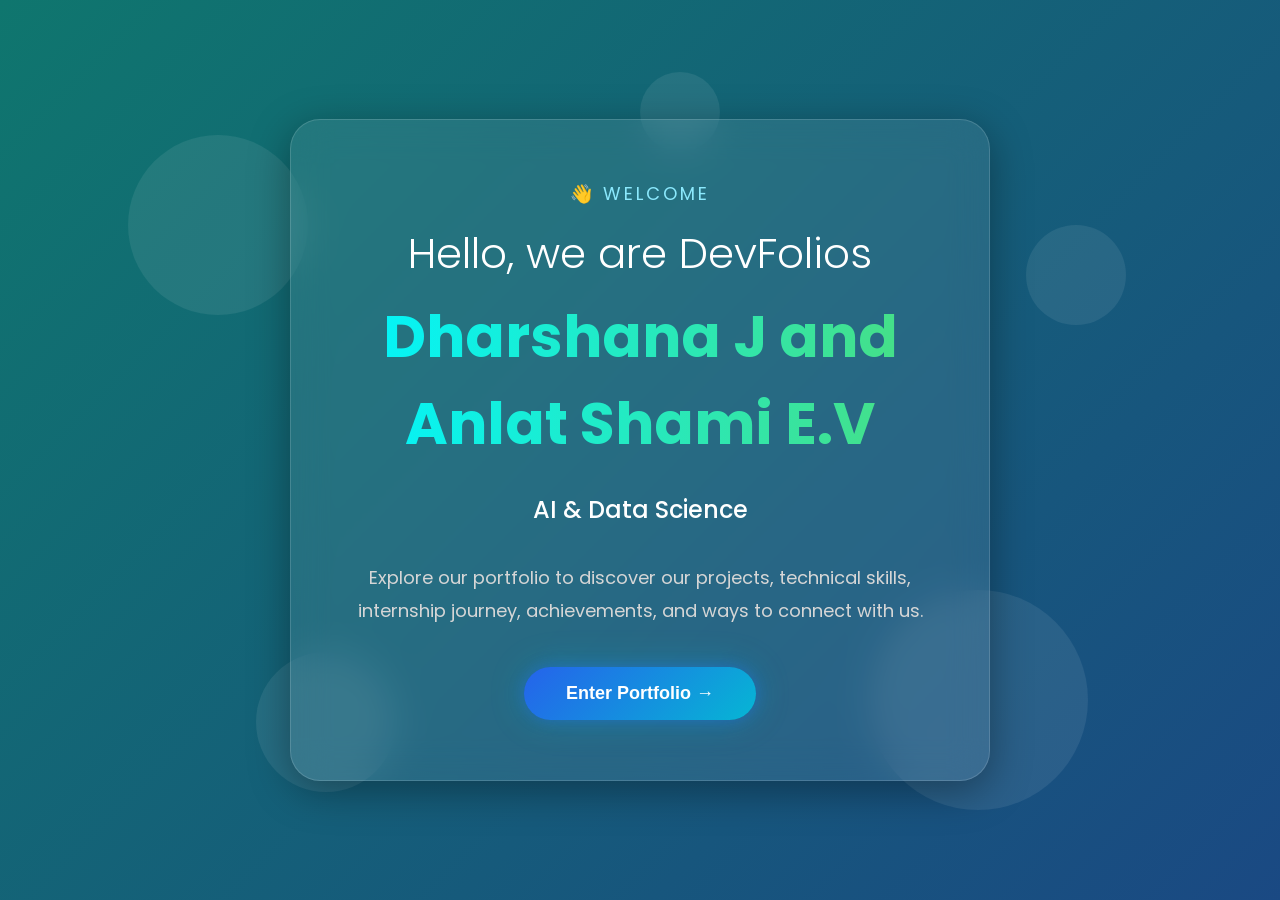
<file: index.html>
<!DOCTYPE html>
<html lang="en">
<head>
    <link rel="stylesheet" href="css/landing.css">
    <meta charset="UTF-8">
    <meta name="viewport" content="width=device-width, initial-scale=1.0">
    <title>Welcome | DevFolio</title>

    <link rel="stylesheet" href="css/landing.css">

    <!-- Google Font -->
    <link href="https://fonts.googleapis.com/css2?family=Poppins:wght@300;400;600;700&display=swap" rel="stylesheet">
</head>

<body>

    <div class="background">
        <span></span>
        <span></span>
        <span></span>
        <span></span>
        <span></span>
    </div>

    <div class="glass-card">

        <p class="welcome">👋 Welcome</p>

        <h1>Hello, we are DevFolios</h1>

        <h2>Dharshana J and Anlat Shami E.V</h2>

        <h3 id="typing"></h3>

        <p class="description">
            Explore our portfolio to discover our projects,
            technical skills, internship journey,
            achievements, and ways to connect with us.
        </p>

        <button id="enterBtn">
            Enter Portfolio →
        </button>

    </div>

    <script src="js/landing.js"></script>

</body>
</html>
</file>
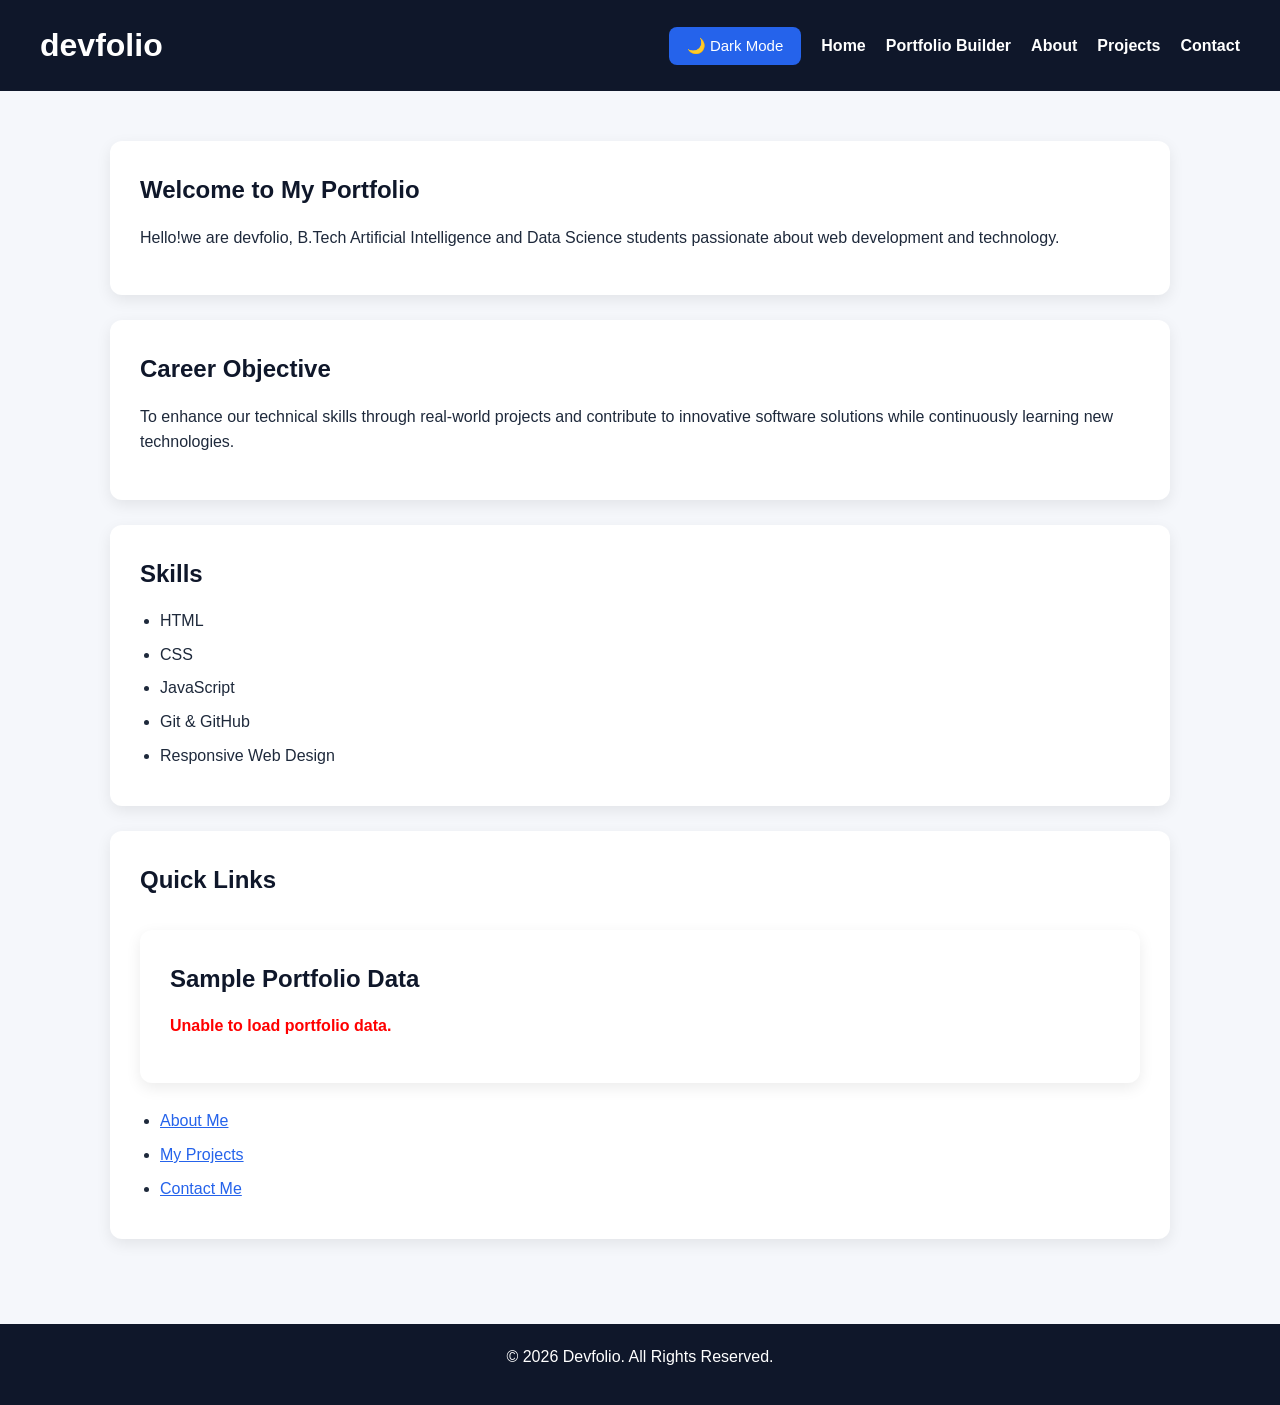
<file: portfolio.html>
<!DOCTYPE html>
<html lang="en">
<head>
    <meta charset="UTF-8">
    <meta name="viewport" content="width=device-width, initial-scale=1.0">
    <title>Portfolio | devfolio</title>
    <link rel="stylesheet" href="css/style.css">
</head>
<body>

<header>
    <h1>devfolio</h1>
    <nav>
        <button id="themeBtn">🌙 Dark Mode</button>
        <a href="index.html">Home</a>
        <a href="pages/builder.html">Portfolio Builder</a> 
        <a href="pages/about.html">About</a>
        <a href="pages/projects.html">Projects</a>
        <a href="pages/contact.html">Contact</a>
    </nav>
</header>

<main>

<section>
    <h2>Welcome to My Portfolio</h2>
    <p>Hello!we are devfolio, B.Tech Artificial Intelligence and Data Science students passionate about web development and technology.</p>
</section>

<section>
    <h2>Career Objective</h2>
    <p>To enhance our technical skills through real-world projects and contribute to innovative software solutions while continuously learning new technologies.</p>
</section>

<section>
    <h2>Skills</h2>
    <ul>
        <li>HTML</li>
        <li>CSS</li>
        <li>JavaScript</li>
        <li>Git & GitHub</li>
        <li>Responsive Web Design</li>
    </ul>
</section>

<section>
    <h2>Quick Links</h2>
    <section id="apiData">
    <h2>Sample Portfolio Data</h2>

    <p id="loading" style="display:none;">Loading portfolio data...</p>

    <p id="error" style="color:red;"></p>

    <div id="portfolioList"></div>
</section>
    <ul>
        <li><a href="pages/about.html">About Me</a></li>
        <li><a href="pages/projects.html">My Projects</a></li>
        <li><a href="pages/contact.html">Contact Me</a></li>
    </ul>
</section>

</main>

<footer>
    <p>&copy; 2026 Devfolio. All Rights Reserved.</p>
</footer>
<script src="js/script.js"></script>

</body>
</html>
</file>
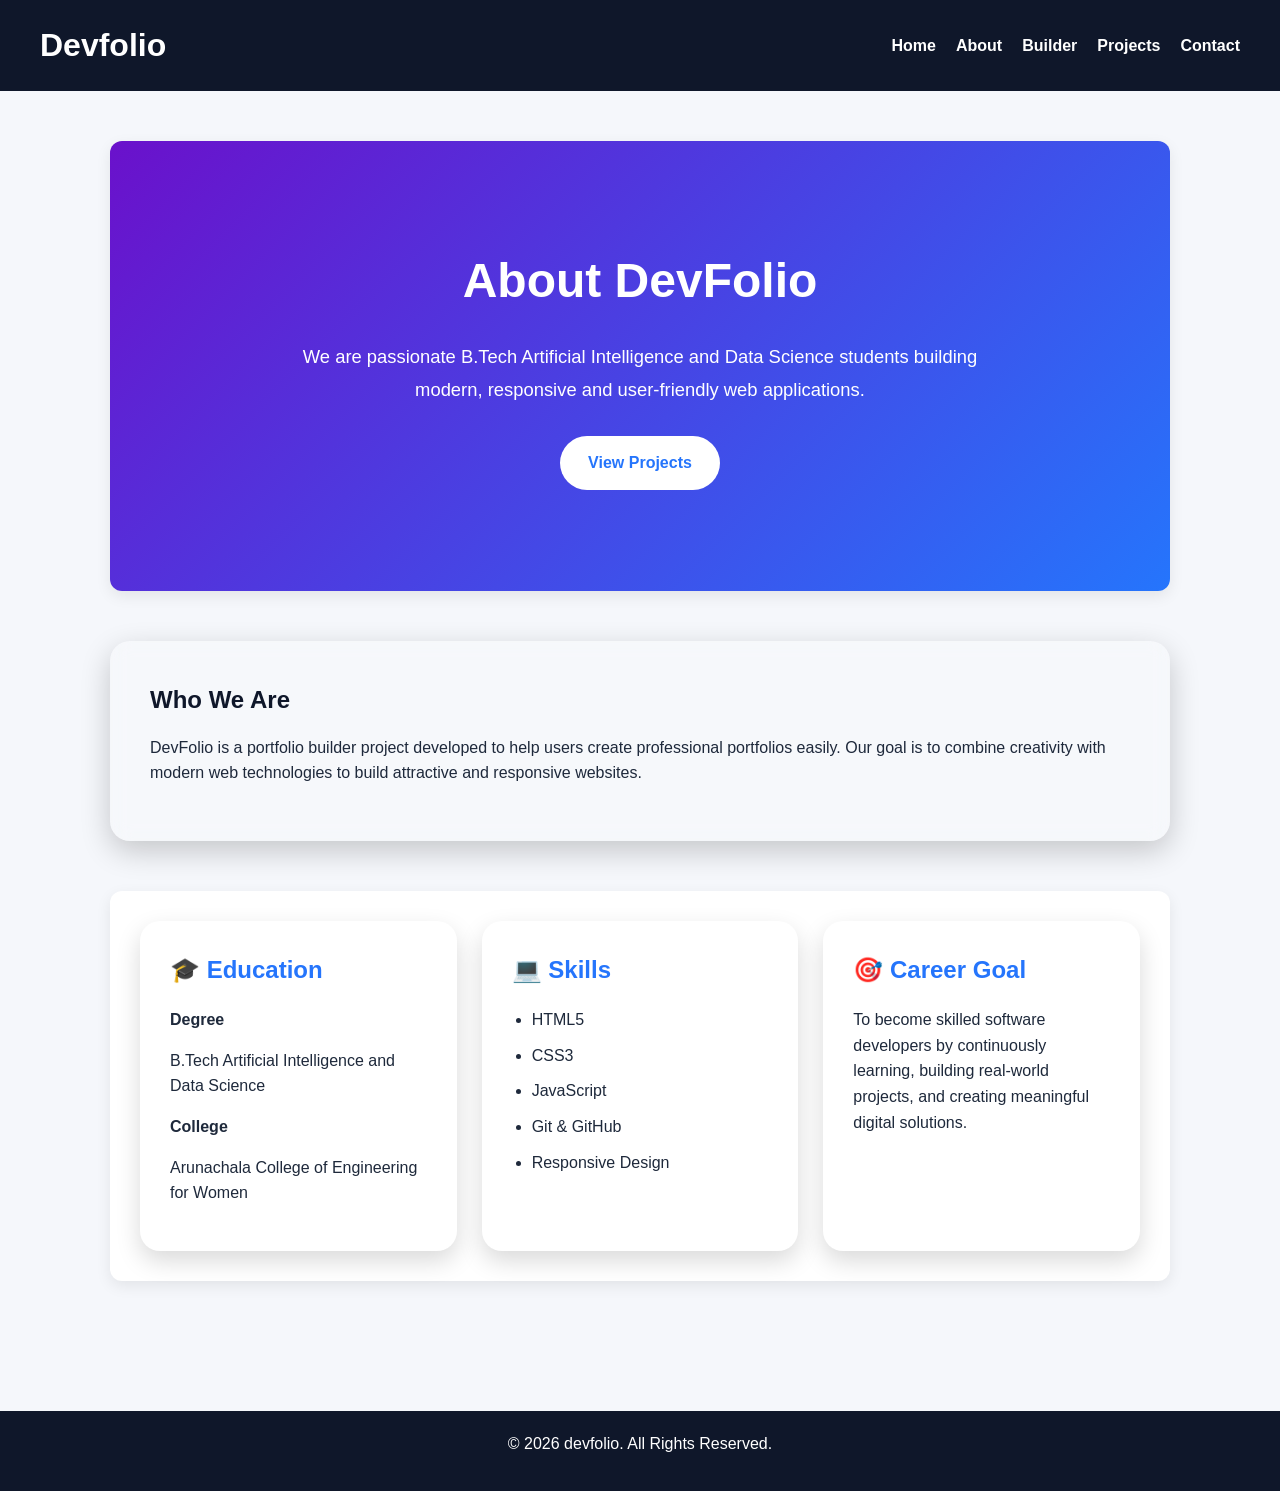
<file: pages/about.html>
<!DOCTYPE html>
<html lang="en">
<head>
    <meta charset="UTF-8">
    <meta name="viewport" content="width=device-width, initial-scale=1.0">
    <title>About | Devfolio</title>
    <link rel="stylesheet" href="../css/style.css">
</head>
<body>

<header>
    <h1>Devfolio</h1>
    <nav>
        <a href="../index.html">Home</a>
        <a href="about.html">About</a>
        <a herf="builder.html">Builder</a>
        <a href="projects.html">Projects</a>
        <a href="contact.html">Contact</a>
    </nav>
</header>

<main>

<section class="hero-about">
    <div class="hero-content">
        <h1>About DevFolio</h1>
        <p>
            We are passionate B.Tech Artificial Intelligence and Data Science students
            building modern, responsive and user-friendly web applications.
        </p>

        <a href="projects.html" class="btn">View Projects</a>
    </div>
</section>

<section class="about-card">
    <h2>Who We Are</h2>

    <p>
        DevFolio is a portfolio builder project developed to help users create
        professional portfolios easily. Our goal is to combine creativity with
        modern web technologies to build attractive and responsive websites.
    </p>
</section>

<section class="cards">

<div class="card">
<h2>🎓 Education</h2>

<p><strong>Degree</strong></p>

<p>B.Tech Artificial Intelligence and Data Science</p>

<p><strong>College</strong></p>

<p>Arunachala College of Engineering for Women</p>

</div>

<div class="card">

<h2>💻 Skills</h2>

<ul>

<li>HTML5</li>

<li>CSS3</li>

<li>JavaScript</li>

<li>Git & GitHub</li>

<li>Responsive Design</li>

</ul>

</div>

<div class="card">

<h2>🎯 Career Goal</h2>

<p>

To become skilled software developers by continuously learning,

building real-world projects, and creating meaningful digital solutions.

</p>

</div>

</section>

</main>
<footer>
    <p>&copy; 2026 devfolio. All Rights Reserved.</p>
</footer>
<script src="../js/script.js"></script>

</body>
</html>
</file>
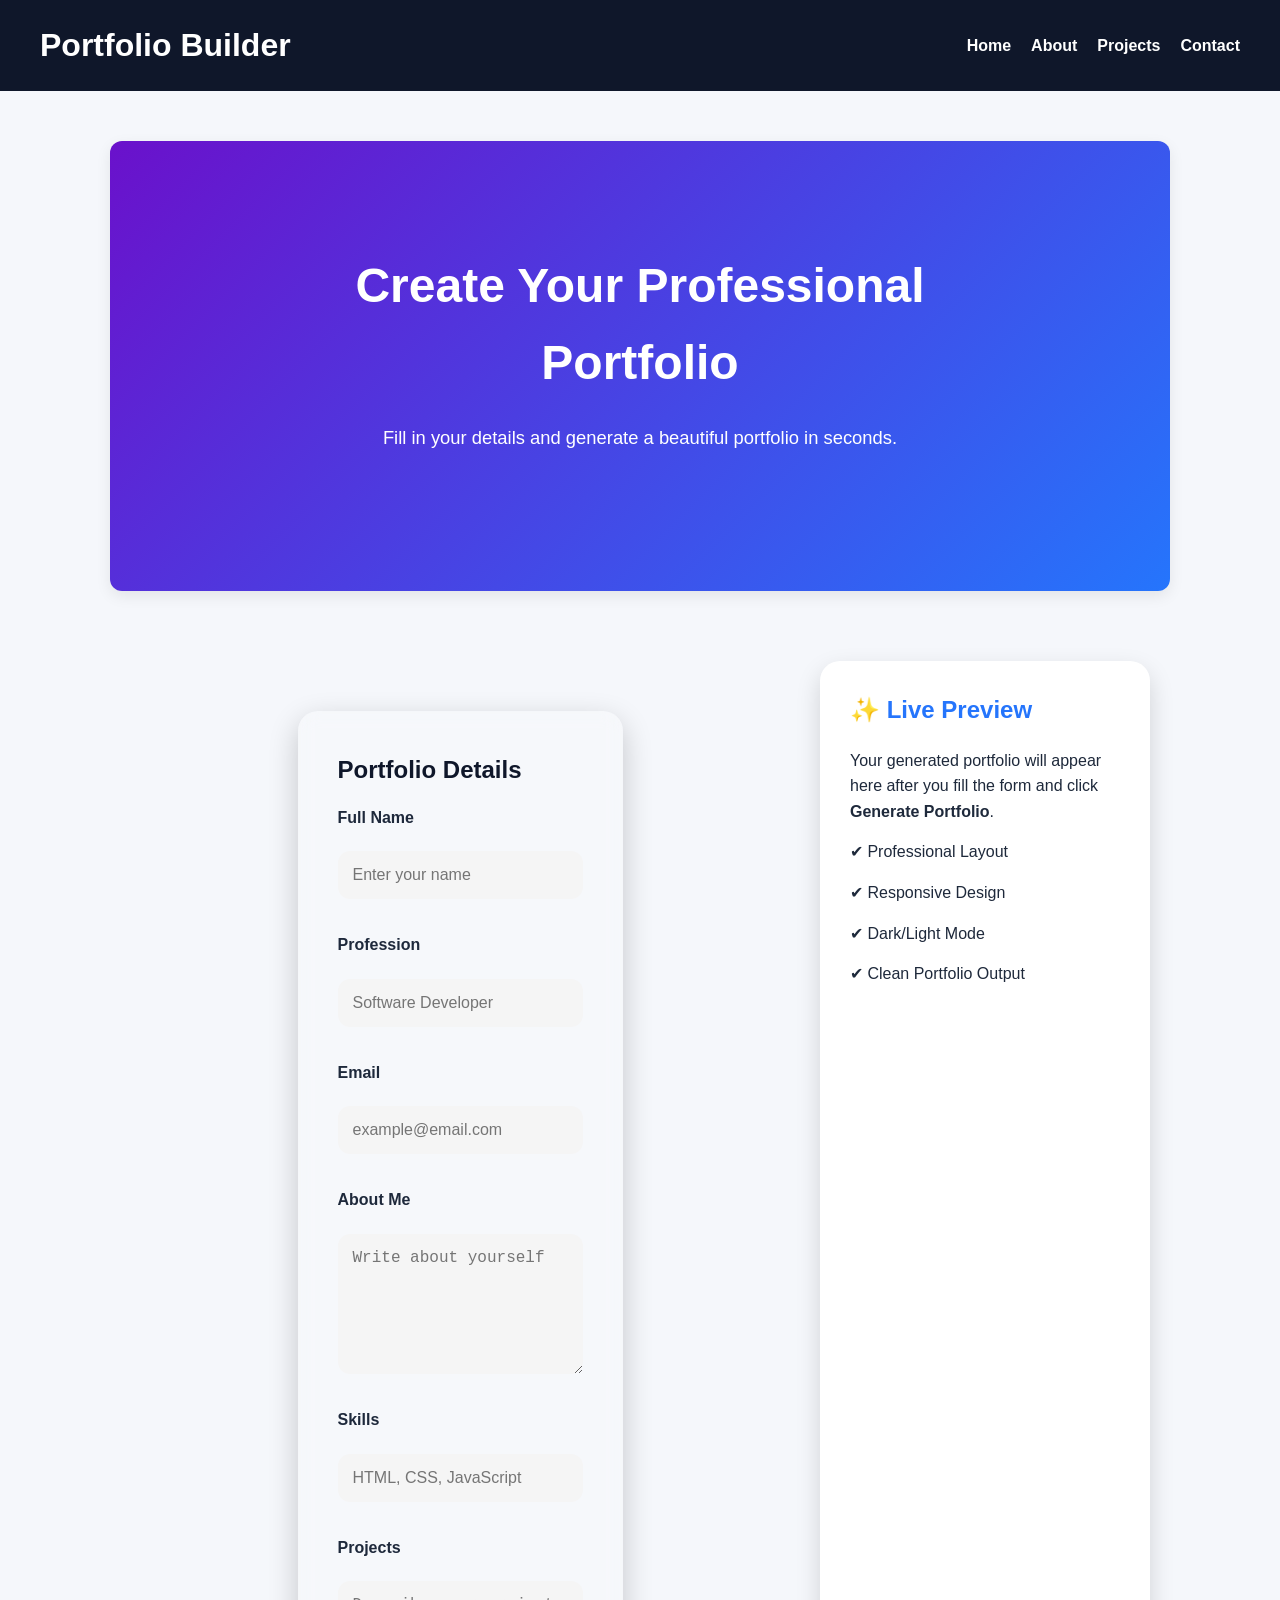
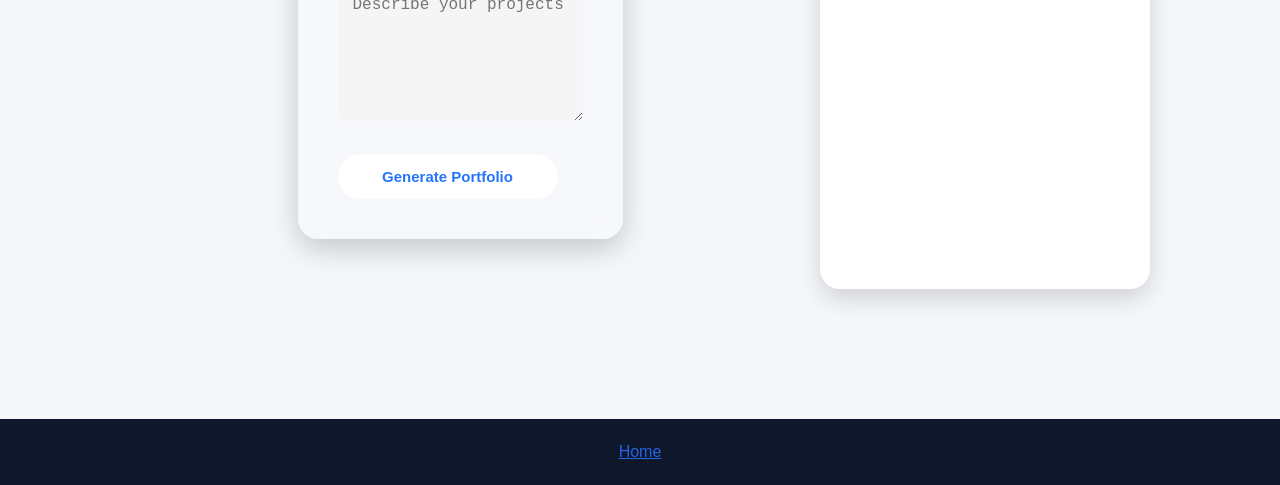
<file: pages/builder.html>
<!DOCTYPE html>
<html lang="en">
<head>
    <meta charset="UTF-8">
    <meta name="viewport" content="width=device-width, initial-scale=1.0">
    <title>Portfolio Builder</title>

    <link rel="stylesheet" href="../css/style.css">
</head>
<body>
<header>
    <h1>Portfolio Builder</h1>

    <nav>
        <a href="../index.html">Home</a>
        <a href="about.html">About</a>
        <a href="projects.html">Projects</a>
        <a href="contact.html">Contact</a>
    </nav>
</header>

<main>

<section class="hero-about">
    <div class="hero-content">
        <h1>Create Your Professional Portfolio</h1>
        <p>Fill in your details and generate a beautiful portfolio in seconds.</p>
    </div>
</section>

<div class="builder-layout">

<div class="about-card">

<h2>Portfolio Details</h2>

<form id="builderForm">

<label>Full Name</label>
<input type="text" id="fullName" placeholder="Enter your name">

<label>Profession</label>
<input type="text" id="profession" placeholder="Software Developer">

<label>Email</label>
<input type="email" id="builderEmail" placeholder="example@email.com">

<label>About Me</label>
<textarea id="about" rows="5" placeholder="Write about yourself"></textarea>

<label>Skills</label>
<input type="text" id="skills" placeholder="HTML, CSS, JavaScript">

<label>Projects</label>
<textarea id="projects" rows="4" placeholder="Describe your projects"></textarea>

<button type="submit" class="btn">
Generate Portfolio
</button>

</form>

</div>

<div class="card preview-card">

<h2>✨ Live Preview</h2>

<p>Your generated portfolio will appear here after you fill the form and click <strong>Generate Portfolio</strong>.</p>

<p>✔ Professional Layout</p>
<p>✔ Responsive Design</p>
<p>✔ Dark/Light Mode</p>
<p>✔ Clean Portfolio Output</p>

</div>

</div>

</main>

<footer>
    <a href="../index.html">Home</a>
</footer>

<script src="../js/builder.js"></script>

</body>
</html>
</file>
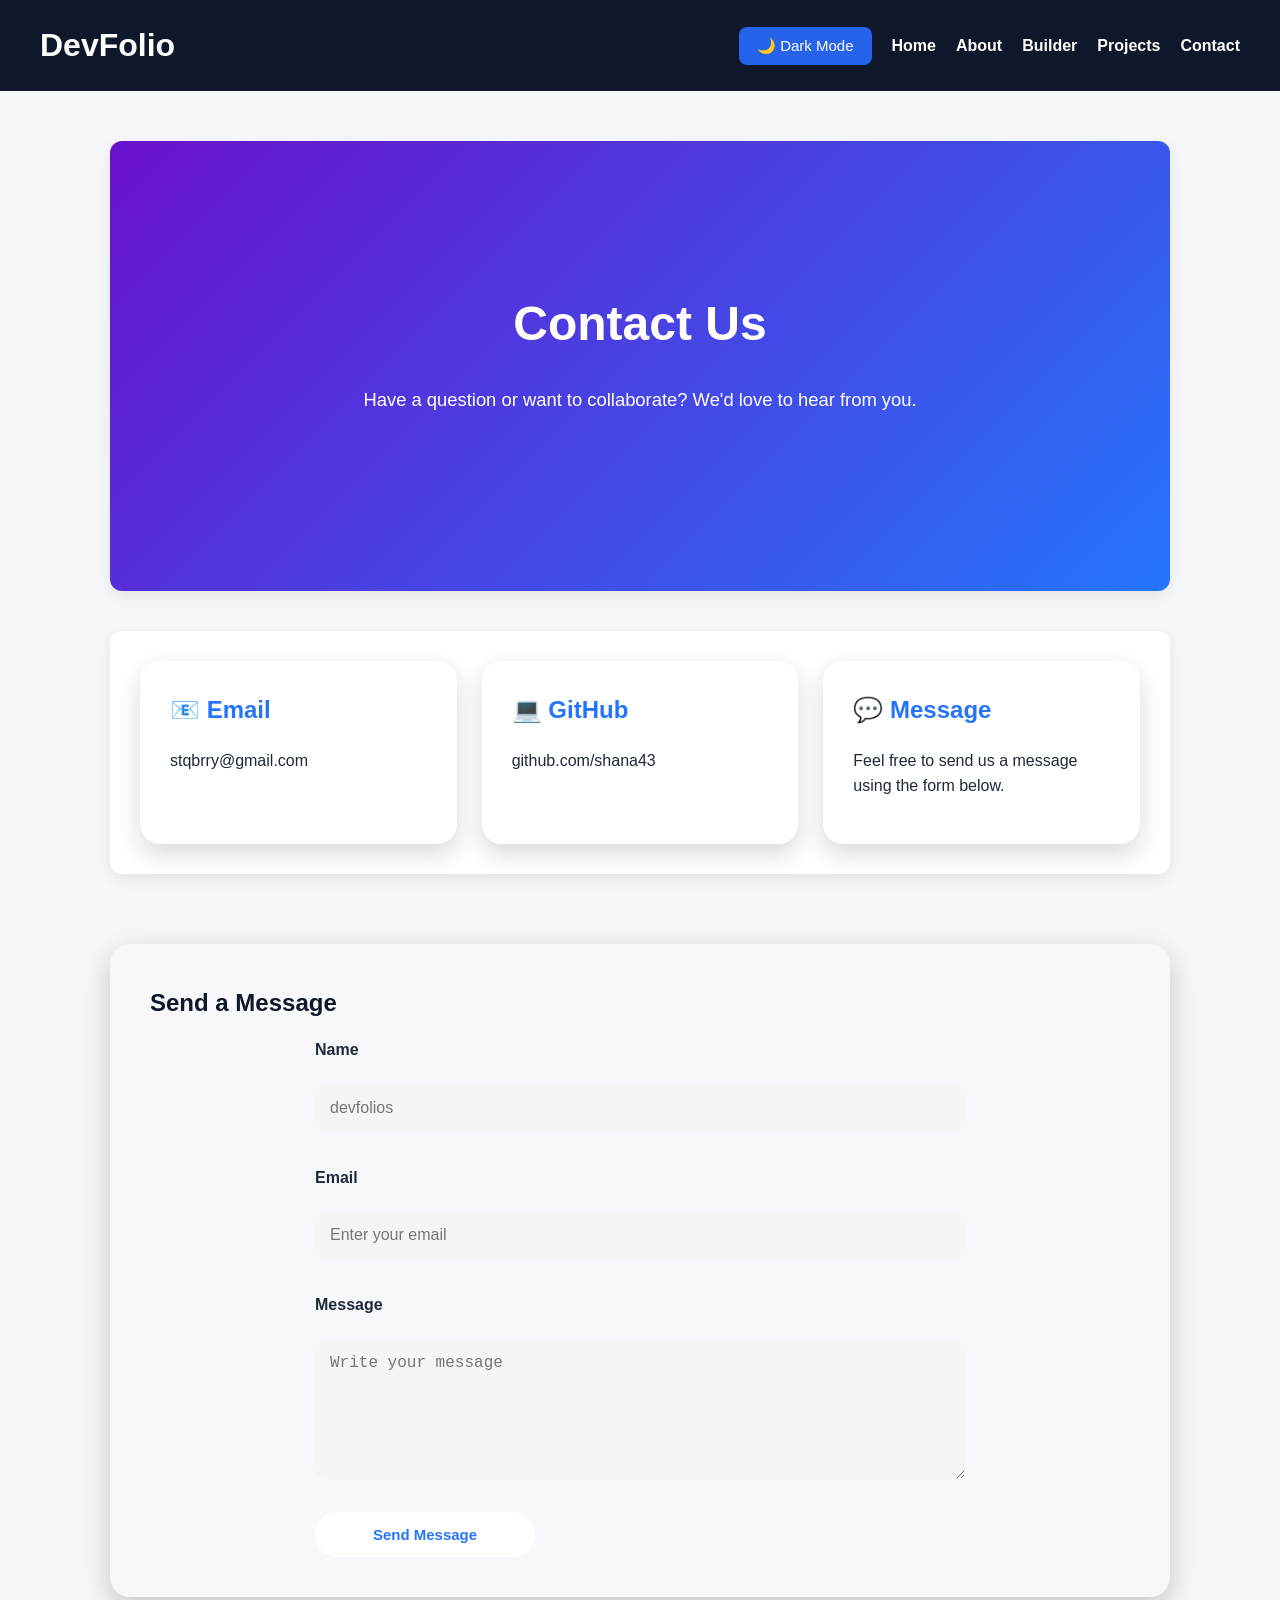
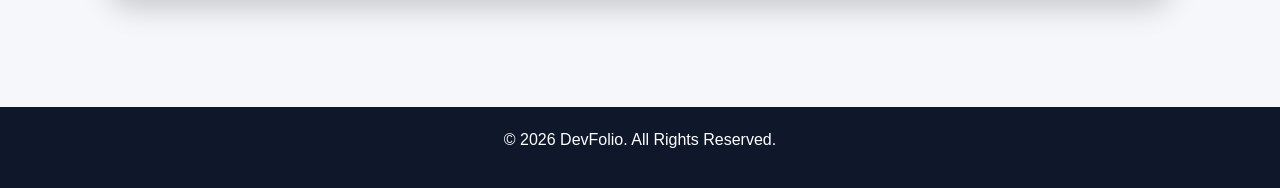
<file: pages/contact.html>
<!DOCTYPE html>
<html lang="en">
<head>
    <meta charset="UTF-8">
    <meta name="viewport" content="width=device-width, initial-scale=1.0">
    <title>Contact</title>
    <link rel="stylesheet" href="../css/style.css">
</head>

<body>

<header>
    <h1>DevFolio</h1>

    <nav>
        <button id="themeBtn">🌙 Dark Mode</button>

        <a href="../index.html">Home</a>
        <a href="about.html">About</a>
        <a href="builder.html">Builder</a>
        <a href="projects.html">Projects</a>
        <a href="contact.html">Contact</a>
    </nav>
</header>

<main>

<section class="hero-about">
    <div class="hero-content">
        <h1>Contact Us</h1>
        <p>Have a question or want to collaborate? We'd love to hear from you.</p>
    </div>
</section>

<section class="cards">

<div class="card">

<h2>📧 Email</h2>

<p>stqbrry@gmail.com</p>

</div>

<div class="card">

<h2>💻 GitHub</h2>

<p>github.com/shana43</p>

</div>
<div class="card">
    <h2>💬 Message</h2>
    <p>Feel free to send us a message using the form below.</p>

</div>

</section>

<section class="about-card">

<h2>Send a Message</h2>

<form id="contactForm">

<label>Name</label>

<input type="text" id="name" placeholder="devfolios" required>

<label>Email</label>

<input type="email" id="email" placeholder="Enter your email" required>

<label>Message</label>

<textarea id="message" rows="5" placeholder="Write your message"></textarea>

<button type="submit" class="btn">Send Message</button>

</form>

</section>

</main>

<footer>
    <p>© 2026 DevFolio. All Rights Reserved.</p>
</footer>

<script src="../js/script.js"></script>
</body>
</html>
</file>
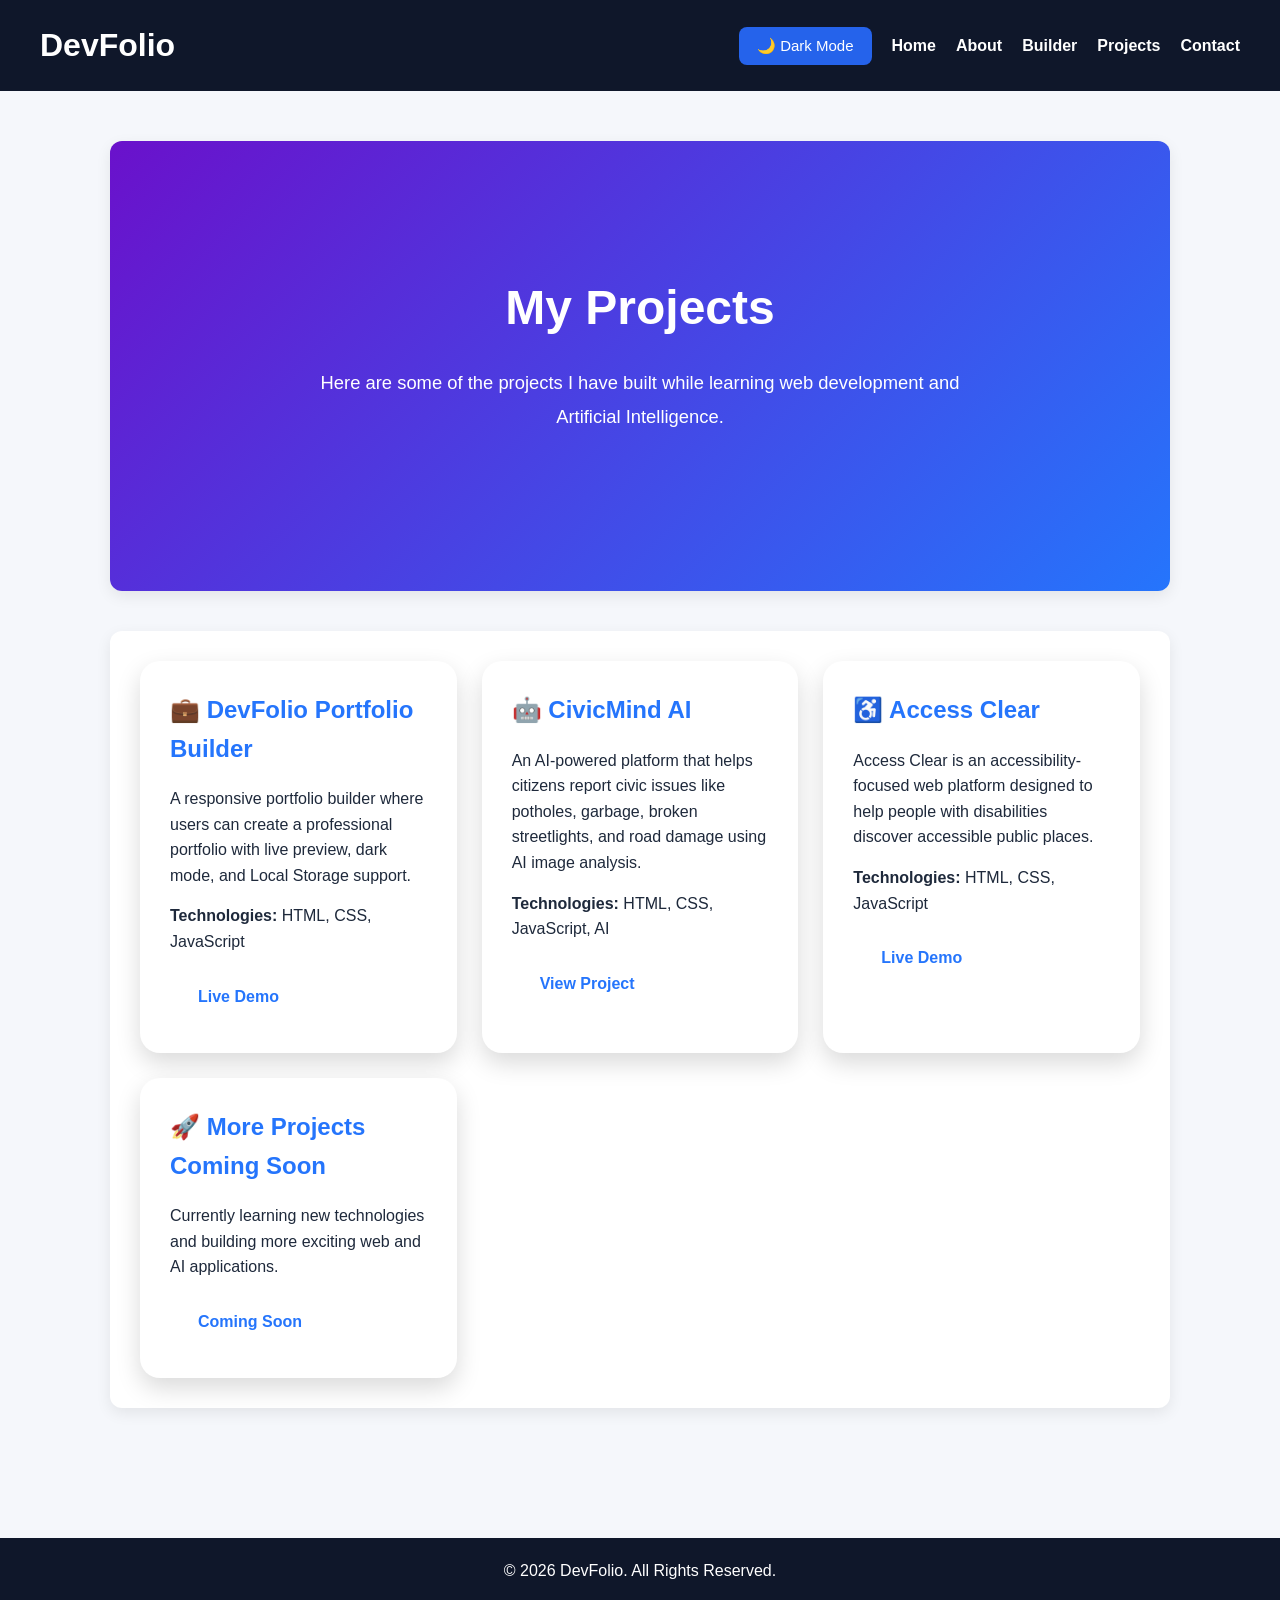
<file: pages/projects.html>
<!DOCTYPE html>
<html lang="en">

<head>
    <meta charset="UTF-8">
    <meta name="viewport" content="width=device-width, initial-scale=1.0">
    <title>DevFolio - My Portfolio</title>

    <link rel="stylesheet" href="../css/style.css">
</head>

<body>

<header>
    <h1>DevFolio</h1>

<nav>
    <button id="themeBtn">🌙 Dark Mode</button>

    <a href="../index.html">Home</a>
    <a href="about.html">About</a>
    <a href="builder.html">Builder</a>
    <a href="projects.html">Projects</a>
    <a href="contact.html">Contact</a>
</nav>
       
</header>


<main>

<section class="hero-about">
    <div class="hero-content">
        <h1>My Projects</h1>
        <p>Here are some of the projects I have built while learning web development and Artificial Intelligence.</p>
    </div>
</section>

<section class="cards">

<div class="card">
<h2>💼 DevFolio Portfolio Builder</h2>

<p>
A responsive portfolio builder where users can create a professional portfolio with live preview, dark mode, and Local Storage support.
</p>

<p><strong>Technologies:</strong> HTML, CSS, JavaScript</p>

<a href="#" class="btn">Live Demo</a>

</div>

<div class="card">

<h2>🤖 CivicMind AI</h2>

<p>
An AI-powered platform that helps citizens report civic issues like potholes, garbage, broken streetlights, and road damage using AI image analysis.
</p>

<p><strong>Technologies:</strong> HTML, CSS, JavaScript, AI</p>

<a href="https://civic-mind-ai-kappa.vercel.app/" class="btn">View Project</a>

</div>
<div class="card">

    <h2>♿ Access Clear</h2>

    <p>
        Access Clear is an accessibility-focused web platform designed to help people with disabilities discover accessible public places. 
    </p>

    <p><strong>Technologies:</strong> HTML, CSS, JavaScript</p>

    <a href="https://access-clear.vercel.app/"
       class="btn"
       target="_blank">
       Live Demo
    </a>

</div>

<div class="card">

<h2>🚀 More Projects Coming Soon</h2>

<p>
Currently learning new technologies and building more exciting web and AI applications.
</p>

<a href="#" class="btn">Coming Soon</a>

</div>

</section>

</main>
<footer>
    <p>© 2026 DevFolio. All Rights Reserved.</p>
</footer>


<script src="../js/script.js"></script>

</body>

</html>
</file>
<file: css/landing.css>
/* ==========================
   GLOBAL SETTINGS
========================== */

*{
    margin:0;
    padding:0;
    box-sizing:border-box;
}

html,body{
    width:100%;
    height:100%;
    overflow:hidden;
    font-family:'Poppins',sans-serif;
}

body{
    display:flex;
    justify-content:center;
    align-items:center;
    background:#0f172a;
    color:white;
    position:relative;
}

/* ==========================
   ANIMATED BACKGROUND
========================== */

.background{
    position:fixed;
    inset:0;
    background:linear-gradient(
        -45deg,
        #0f172a,
        #111827,
        #1e3a8a,
        #0f766e
    );
    background-size:400% 400%;
    animation:gradientMove 12s ease infinite;
    z-index:-2;
}

@keyframes gradientMove{

0%{
background-position:0% 50%;
}

50%{
background-position:100% 50%;
}

100%{
background-position:0% 50%;
}

}

/* ==========================
   FLOATING CIRCLES
========================== */

.background span{
    position:absolute;
    border-radius:50%;
    background:rgba(255,255,255,.08);
    animation:float 20s linear infinite;
}

.background span:nth-child(1){
width:180px;
height:180px;
left:10%;
top:15%;
}

.background span:nth-child(2){
width:100px;
height:100px;
right:12%;
top:25%;
}

.background span:nth-child(3){
width:140px;
height:140px;
left:20%;
bottom:12%;
}

.background span:nth-child(4){
width:220px;
height:220px;
right:15%;
bottom:10%;
}

.background span:nth-child(5){
width:80px;
height:80px;
left:50%;
top:8%;
}

@keyframes float{

0%{
transform:translateY(0) rotate(0deg);
}

50%{
transform:translateY(-40px) rotate(180deg);
}

100%{
transform:translateY(0) rotate(360deg);
}

}
/* ==========================
   GLOBAL SETTINGS
========================== */

*{
    margin:0;
    padding:0;
    box-sizing:border-box;
}

html,body{
    width:100%;
    height:100%;
    overflow:hidden;
    font-family:'Poppins',sans-serif;
}

body{
    display:flex;
    justify-content:center;
    align-items:center;
    background:#0f172a;
    color:white;
    position:relative;
}

/* ==========================
   ANIMATED BACKGROUND
========================== */

.background{
    position:fixed;
    inset:0;
    background:linear-gradient(
        -45deg,
        #0f172a,
        #111827,
        #1e3a8a,
        #0f766e
    );
    background-size:400% 400%;
    animation:gradientMove 12s ease infinite;
    z-index:-2;
}

@keyframes gradientMove{

0%{
background-position:0% 50%;
}

50%{
background-position:100% 50%;
}

100%{
background-position:0% 50%;
}

}

/* ==========================
   FLOATING CIRCLES
========================== */

.background span{
    position:absolute;
    border-radius:50%;
    background:rgba(255,255,255,.08);
    animation:float 20s linear infinite;
}

.background span:nth-child(1){
width:180px;
height:180px;
left:10%;
top:15%;
}

.background span:nth-child(2){
width:100px;
height:100px;
right:12%;
top:25%;
}

.background span:nth-child(3){
width:140px;
height:140px;
left:20%;
bottom:12%;
}

.background span:nth-child(4){
width:220px;
height:220px;
right:15%;
bottom:10%;
}

.background span:nth-child(5){
width:80px;
height:80px;
left:50%;
top:8%;
}

@keyframes float{

0%{
transform:translateY(0) rotate(0deg);
}

50%{
transform:translateY(-40px) rotate(180deg);
}

100%{
transform:translateY(0) rotate(360deg);
}

}
/* ==========================
   GLASS CARD
========================== */

.glass-card{
    width:90%;
    max-width:700px;

    padding:60px 50px;

    text-align:center;

    background:rgba(255,255,255,0.08);

    backdrop-filter:blur(18px);

    -webkit-backdrop-filter:blur(18px);

    border:1px solid rgba(255,255,255,0.15);

    border-radius:30px;

    box-shadow:
        0 10px 40px rgba(0,0,0,.35);

    animation:fadeUp 1.2s ease;
}

@keyframes fadeUp{

    from{
        opacity:0;
        transform:translateY(60px);
    }

    to{
        opacity:1;
        transform:translateY(0);
    }

}

/* ==========================
   TEXT
========================== */

.welcome{

    font-size:18px;

    color:#8be9fd;

    letter-spacing:3px;

    text-transform:uppercase;

    margin-bottom:15px;

}

.glass-card h1{

    font-size:42px;

    font-weight:300;

}

.glass-card h2{

    font-size:58px;

    font-weight:700;

    margin-top:8px;

    background:linear-gradient(
        90deg,
        #00f5ff,
        #4ade80
    );

    -webkit-background-clip:text;

    -webkit-text-fill-color:transparent;

}

#typing{

    height:45px;

    margin-top:25px;

    color:#ffffff;

    font-size:24px;

    font-weight:500;

}

.description{

    margin-top:25px;

    line-height:1.8;

    font-size:18px;

    color:#d6d6d6;

    max-width:600px;

    margin-left:auto;

    margin-right:auto;

}
/* ==========================
   ENTER BUTTON
========================== */

#enterBtn{

    margin-top:40px;

    padding:16px 42px;

    font-size:18px;

    font-weight:600;

    border:none;

    border-radius:50px;

    cursor:pointer;

    color:#fff;

    background:linear-gradient(135deg,#2563eb,#06b6d4);

    box-shadow:
        0 0 15px rgba(37,99,235,.45),
        0 0 35px rgba(6,182,212,.30);

    transition:all .35s ease;

}

#enterBtn:hover{

    transform:translateY(-5px) scale(1.05);

    box-shadow:
        0 0 25px rgba(37,99,235,.8),
        0 0 45px rgba(6,182,212,.55);

}

#enterBtn:active{

    transform:scale(.96);

}
/* ==========================
   RESPONSIVE
========================== */

@media(max-width:768px){

    .glass-card{

        width:92%;

        padding:40px 25px;

    }

    .glass-card h1{

        font-size:32px;

    }

    .glass-card h2{

        font-size:40px;

    }

    #typing{

        font-size:20px;

        height:35px;

    }

    .description{

        font-size:16px;

    }

    #enterBtn{

        width:100%;

    }

}
</file>
<file: css/style.css>
/* ======================================================
   DEVFOLIO - MODERN PORTFOLIO CSS
   Part 1
====================================================== */

/* ---------- Reset ---------- */

*{
    margin:0;
    padding:0;
    box-sizing:border-box;
}

html{
    scroll-behavior:smooth;
}

body{
    font-family:"Segoe UI",Arial,sans-serif;
    background:#f5f7fb;
    color:#1e293b;
    line-height:1.6;
    transition:0.3s;
}

/* ---------- Header ---------- */

header{
    background:#0f172a;
    color:#fff;
    padding:20px 40px;
    display:flex;
    justify-content:space-between;
    align-items:center;
    flex-wrap:wrap;
    position:sticky;
    top:0;
    z-index:1000;
}

header h1{
    font-size:32px;
}

/* ---------- Navigation ---------- */

nav{
    display:flex;
    gap:20px;
    align-items:center;
    flex-wrap:wrap;
}

nav a{
    color:white;
    text-decoration:none;
    font-weight:600;
    transition:.3s;
}

nav a:hover{
    color:#38bdf8;
}

/* ---------- Theme Button ---------- */

#themeBtn{
    background:#2563eb;
    color:white;
    border:none;
    padding:10px 18px;
    border-radius:8px;
    cursor:pointer;
    transition:.3s;
}

#themeBtn:hover{
    background:#1d4ed8;
}

/* ---------- Main ---------- */

main{
    max-width:1100px;
    margin:30px auto;
    padding:20px;
}

/* ---------- Sections ---------- */

section{
    background:white;
    margin-bottom:25px;
    padding:30px;
    border-radius:12px;
    box-shadow:0 5px 15px rgba(0,0,0,.08);
    transition:.3s;
}

section:hover{
    transform:translateY(-3px);
}

h2{
    color:#0f172a;
    margin-bottom:15px;
}

h3{
    color:#2563eb;
    margin-bottom:10px;
}

p{
    margin-bottom:15px;
}

ul{
    padding-left:20px;
}

li{
    margin:8px 0;
}

/* ---------- Links ---------- */

a{
    color:#2563eb;
}
/* ======================================================
   PART 2 - FORMS, BUTTONS, FOOTER, API CARDS
====================================================== */

/* ---------- Forms ---------- */

form{
    max-width:650px;
    margin:auto;
}

label{
    display:block;
    font-weight:bold;
    margin-bottom:6px;
}

input,
textarea{
    width:100%;
    padding:12px;
    margin-bottom:18px;
    border:1px solid #d1d5db;
    border-radius:8px;
    font-size:15px;
    outline:none;
    transition:.3s;
}

input:focus,
textarea:focus{
    border-color:#2563eb;
    box-shadow:0 0 8px rgba(37,99,235,.3);
}

textarea{
    resize:vertical;
}

/* ---------- Buttons ---------- */

button{
    background:#2563eb;
    color:white;
    border:none;
    padding:12px 22px;
    border-radius:8px;
    cursor:pointer;
    font-size:15px;
    transition:.3s;
}

button:hover{
    background:#1d4ed8;
}

/* ---------- Project Cards ---------- */

#projects div{
    background:#f8fafc;
    padding:20px;
    border-left:5px solid #2563eb;
    border-radius:10px;
    margin-bottom:20px;
}

/* ---------- API Section ---------- */

#apiData{
    margin-top:30px;
}

#loading{
    font-weight:bold;
    color:#2563eb;
    margin-bottom:15px;
}

#error{
    color:red;
    font-weight:bold;
    margin-bottom:15px;
}

#portfolioList{
    display:grid;
    grid-template-columns:repeat(auto-fit,minmax(240px,1fr));
    gap:20px;
}

.card{
    background:white;
    padding:20px;
    border-radius:12px;
    box-shadow:0 5px 15px rgba(0,0,0,.08);
    transition:.3s;
}

.card:hover{
    transform:translateY(-5px);
}

/* ---------- Footer ---------- */

footer{
    background:#0f172a;
    color:white;
    text-align:center;
    padding:20px;
    margin-top:40px;
}

/* ---------- Responsive ---------- */

@media (max-width:768px){

header{
    flex-direction:column;
    text-align:center;
}

nav{
    margin-top:15px;
    justify-content:center;
}

section{
    padding:20px;
}

header h1{
    font-size:26px;
}

}
/* ======================================================
   PART 3 - DARK MODE & ANIMATIONS
====================================================== */

/* ---------- Dark Mode ---------- */

body.dark-mode{
    background:#121212;
    color:#f1f5f9;
}

body.dark-mode header{
    background:#0b1120;
}

body.dark-mode footer{
    background:#0b1120;
}

body.dark-mode section{
    background:#1e293b;
    color:#f1f5f9;
}

body.dark-mode h1,
body.dark-mode h2,
body.dark-mode h3,
body.dark-mode p,
body.dark-mode li{
    color:#f1f5f9;
}

body.dark-mode nav a{
    color:#ffffff;
}

body.dark-mode nav a:hover{
    color:#38bdf8;
}

body.dark-mode a{
    color:#60a5fa;
}

body.dark-mode input,
body.dark-mode textarea{
    background:#334155;
    color:white;
    border:1px solid #475569;
}

body.dark-mode input::placeholder,
body.dark-mode textarea::placeholder{
    color:#cbd5e1;
}

body.dark-mode button{
    background:#3b82f6;
}

body.dark-mode button:hover{
    background:#2563eb;
}

body.dark-mode #projects div{
    background:#334155;
    border-left:5px solid #60a5fa;
}

body.dark-mode .card{
    background:#334155;
    color:white;
}

body.dark-mode #loading{
    color:#93c5fd;
}

body.dark-mode #error{
    color:#f87171;
}

/* ---------- Smooth Animations ---------- */

section,
.card,
button,
input,
textarea,
nav a{
    transition:all .3s ease;
}

.card:hover{
    transform:translateY(-5px);
}

button:hover{
    transform:translateY(-2px);
}

/* ---------- Selection ---------- */

::selection{
    background:#2563eb;
    color:white;
}
/* ---------- ABOUT PAGE ---------- */

.hero-about{
    min-height:50vh;
    display:flex;
    justify-content:center;
    align-items:center;
    text-align:center;
    padding:60px 20px;
    background:linear-gradient(135deg,#6a11cb,#2575fc);
    color:#fff;
    animation:fadeIn 1s ease;
}

.hero-content{
    max-width:700px;
}

.hero-about h1{
    font-size:3rem;
    margin-bottom:20px;
}

.hero-about p{
    font-size:1.15rem;
    line-height:1.8;
    margin-bottom:30px;
}

.btn{
    display:inline-block;
    padding:14px 28px;
    background:#fff;
    color:#2575fc;
    text-decoration:none;
    border-radius:30px;
    font-weight:bold;
    transition:.3s;
}

.btn:hover{
    transform:translateY(-5px);
    box-shadow:0 12px 25px rgba(0,0,0,.3);
}

.about-card{
    max-width:1100px;
    margin:50px auto;
    padding:40px;
    border-radius:20px;
    background:rgba(255,255,255,.12);
    backdrop-filter:blur(10px);
    box-shadow:0 10px 30px rgba(0,0,0,.2);
}

.cards{
    max-width:1100px;
    margin:40px auto 70px;
    display:grid;
    grid-template-columns:repeat(auto-fit,minmax(280px,1fr));
    gap:25px;
}

.card{
    background:white;
    border-radius:20px;
    padding:30px;
    transition:.4s;
    box-shadow:0 10px 25px rgba(0,0,0,.15);
}

.card:hover{
    transform:translateY(-10px) scale(1.03);
}

.card h2{
    margin-bottom:18px;
    color:#2575fc;
}

.card ul{
    padding-left:20px;
}

.card li{
    margin-bottom:10px;
}

@keyframes fadeIn{
    from{
        opacity:0;
        transform:translateY(30px);
    }
    to{
        opacity:1;
        transform:translateY(0);
    }
}
/* CONTACT FORM */

form{
    display:flex;
    flex-direction:column;
    gap:15px;
}

input,
textarea{
    width:100%;
    padding:15px;
    border:none;
    border-radius:12px;
    font-size:16px;
    outline:none;
    background:#f5f5f5;
}

textarea{
    resize:vertical;
    min-height:140px;
}

form .btn{
    width:220px;
    cursor:pointer;
}
/* BUILDER PAGE */

.builder-layout{
    max-width:1200px;
    margin:50px auto;
    display:grid;
    grid-template-columns:2fr 1fr;
    gap:30px;
    padding:20px;
}

.preview-card{
    position:sticky;
    top:100px;
}

@media(max-width:900px){
    .builder-layout{
        grid-template-columns:1fr;
    }

    .preview-card{
        position:static;
    }
}
</file>
